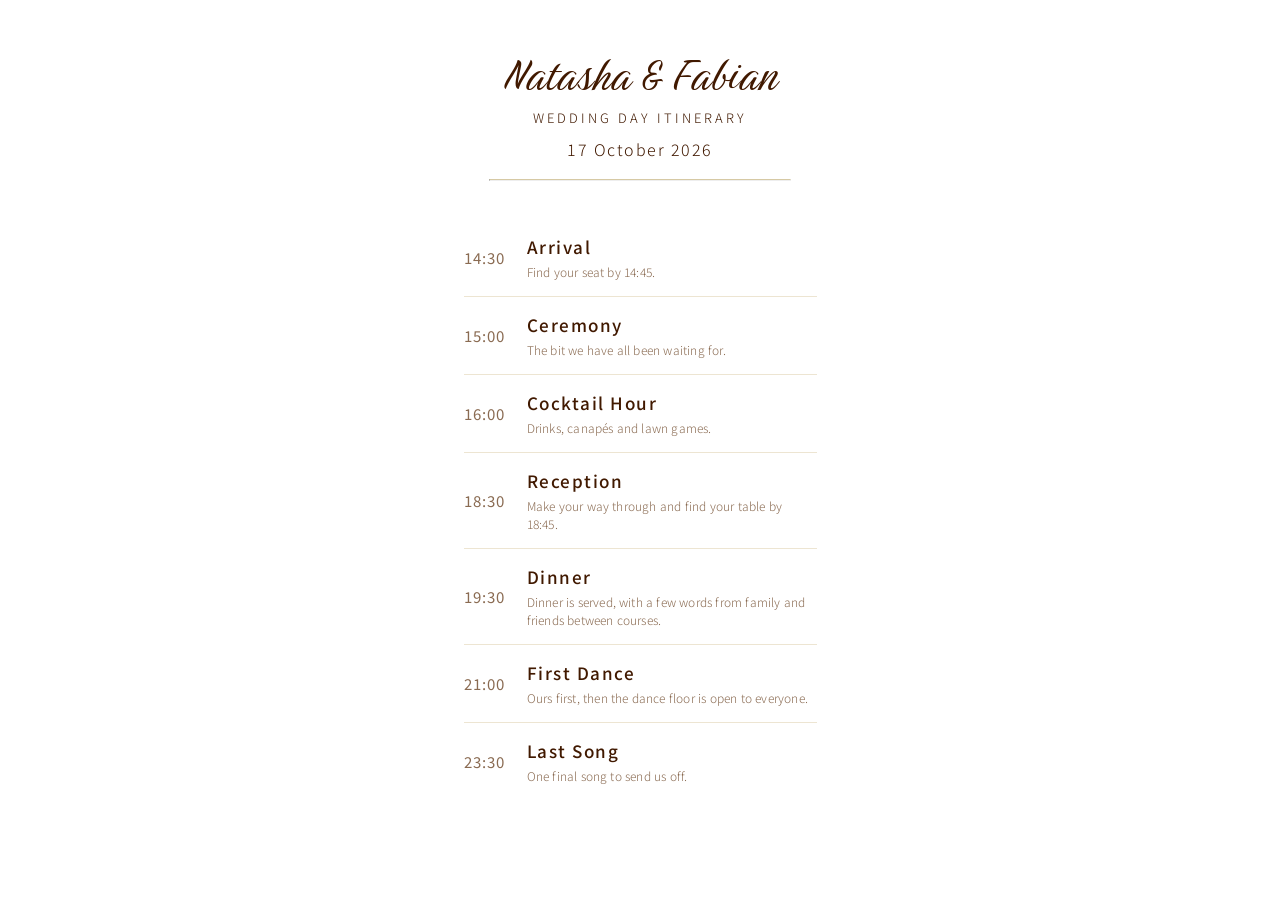
<file: itinerary/index.html>
<!DOCTYPE html>
<html lang="en">

<head>
    <meta charset="UTF-8">
    <meta name="viewport" content="width=device-width, initial-scale=1.0">
    <title>Natasha &#9829; Fabian &middot; Itinerary</title>
    <link rel="icon" type="image/x-icon" href="../assets/favicon.ico">
    <link rel="stylesheet" href="../style.css">
    <link rel="stylesheet" href="itinerary.css">
    <!-- Custom fonts -->
    <link rel="preconnect" href="https://fonts.googleapis.com">
    <link rel="preconnect" href="https://fonts.gstatic.com" crossorigin>
    <link
        href="https://fonts.googleapis.com/css2?family=Birthstone&family=Birthstone+Bounce:wght@400;500&family=Noto+Sans+JP:wght@300;400;500;700&family=Puppies+Play&display=swap"
        rel="stylesheet">
</head>

<body>
    <section id="itinerary-section">
        <h1 class="itinerary-names">Natasha &amp; Fabian</h1>
        <p class="itinerary-subtitle">Wedding Day Itinerary</p>
        <p class="itinerary-date">17 October 2026</p>
        <hr>

        <div class="timeline">
            <div class="timeline-item">
                <div class="timeline-time">14:30</div>
                <div class="timeline-name">Arrival
                    <div class="timeline-note">Find your seat by 14:45.</div>
                </div>
            </div>

            <div class="timeline-item">
                <div class="timeline-time">15:00</div>
                <div class="timeline-name">Ceremony
                    <div class="timeline-note">The bit we have all been waiting for.</div>
                </div>
            </div>

            <div class="timeline-item">
                <div class="timeline-time">16:00</div>
                <div class="timeline-name">Cocktail Hour
                    <div class="timeline-note">Drinks, canap&eacute;s and lawn games.</div>
                </div>
            </div>

            <div class="timeline-item">
                <div class="timeline-time">18:30</div>
                <div class="timeline-name">Reception
                    <div class="timeline-note">Make your way through and find your table by 18:45.</div>
                </div>
            </div>

            <div class="timeline-item">
                <div class="timeline-time">19:30</div>
                <div class="timeline-name">Dinner
                    <div class="timeline-note">Dinner is served, with a few words from family and friends between
                        courses.</div>
                </div>
            </div>

            <div class="timeline-item">
                <div class="timeline-time">21:00</div>
                <div class="timeline-name">First Dance
                    <div class="timeline-note">Ours first, then the dance floor is open to everyone.</div>
                </div>
            </div>

            <div class="timeline-item">
                <div class="timeline-time">23:30</div>
                <div class="timeline-name">Last Song
                    <div class="timeline-note">One final song to send us off.</div>
                </div>
            </div>
        </div>
    </section>
</body>

</html>
</file>
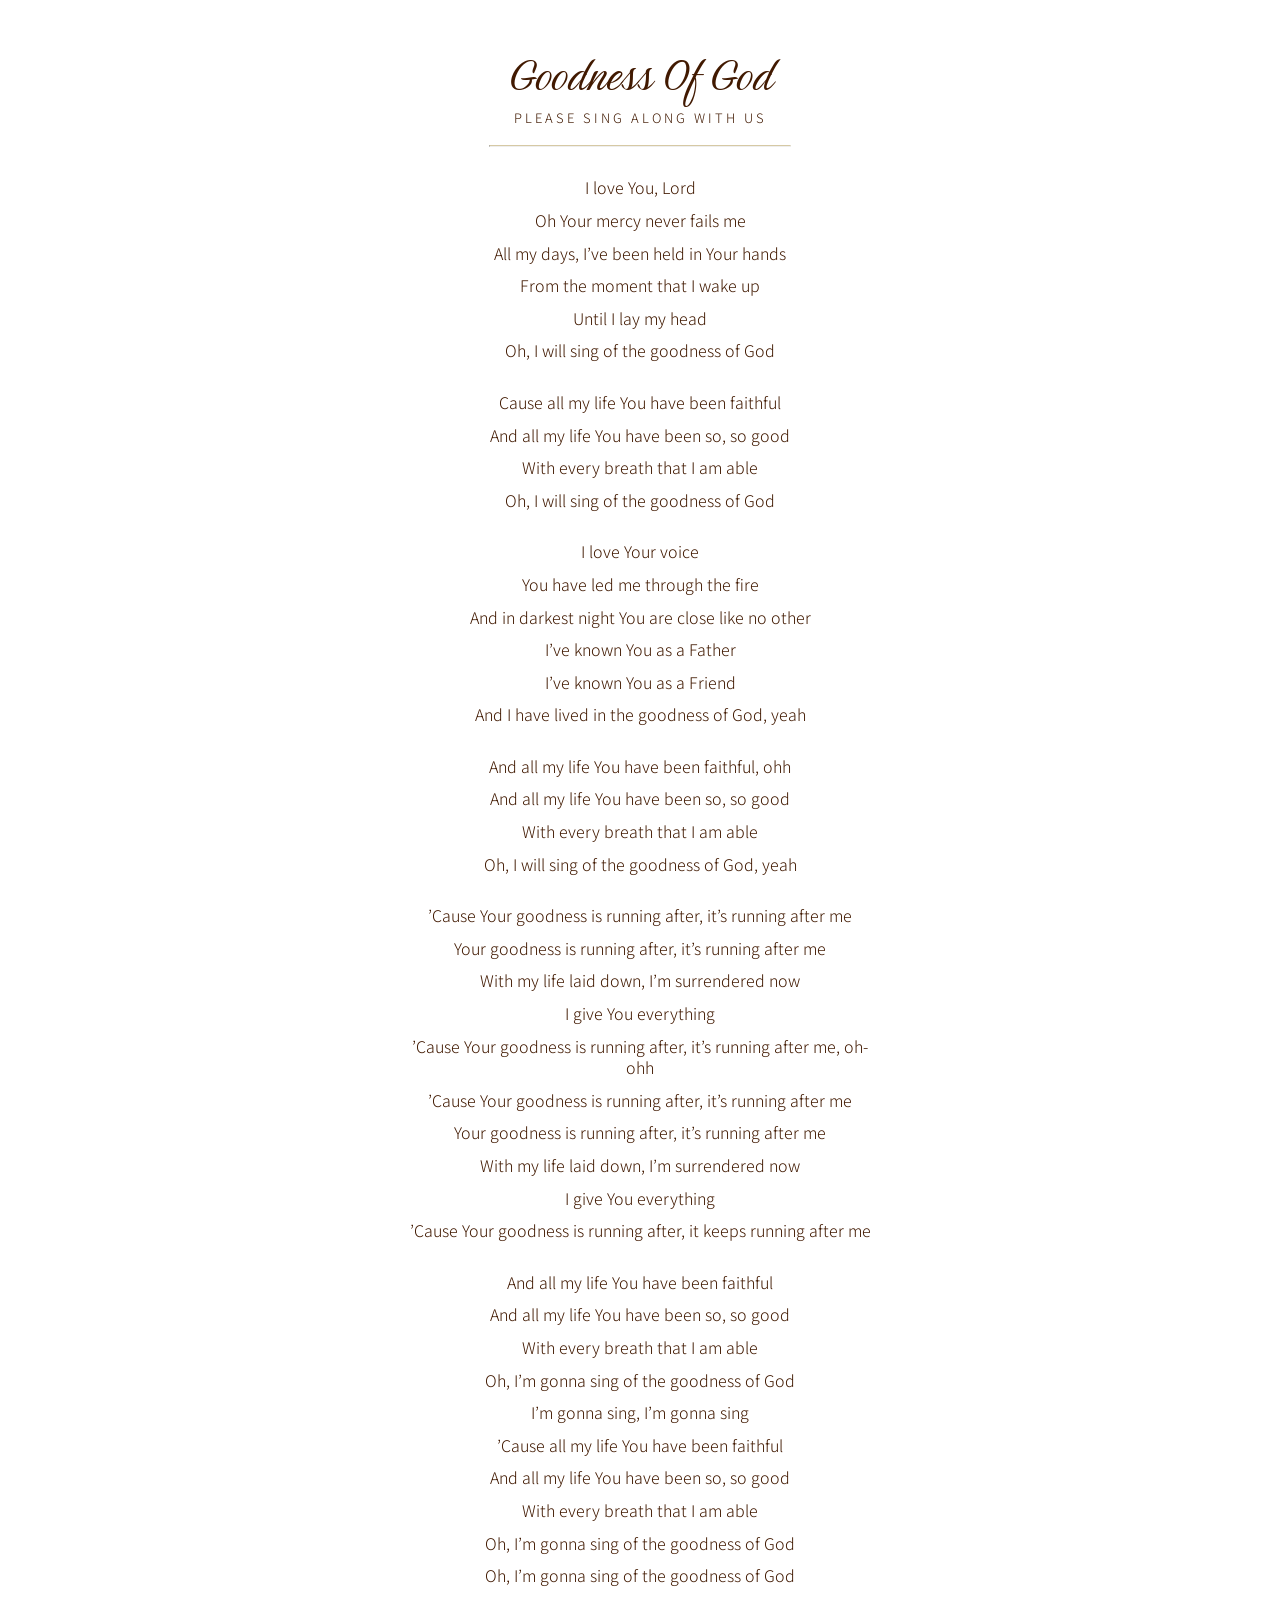
<file: song/index.html>
<!DOCTYPE html>
<html lang="en">

<head>
    <meta charset="UTF-8">
    <meta name="viewport" content="width=device-width, initial-scale=1.0">
    <title>Natasha &#9829; Fabian &middot; Goodness Of God</title>
    <link rel="icon" type="image/x-icon" href="../assets/favicon.ico">
    <link rel="stylesheet" href="../style.css">
    <link rel="stylesheet" href="song.css">
    <!-- Custom fonts -->
    <link rel="preconnect" href="https://fonts.googleapis.com">
    <link rel="preconnect" href="https://fonts.gstatic.com" crossorigin>
    <link
        href="https://fonts.googleapis.com/css2?family=Birthstone&family=Birthstone+Bounce:wght@400;500&family=Noto+Sans+JP:wght@300;400;500;700&family=Puppies+Play&display=swap"
        rel="stylesheet">
</head>

<body>
    <section id="song-section">
        <h1 class="song-names">Goodness Of God</h1>
        <p class="song-subtitle">Please sing along with us</p>
        <hr>

        <div class="lyrics">
            <p class="lyrics-lines">
                <span class="lyric-line">I love You, Lord</span>
                <span class="lyric-line">Oh Your mercy never fails me</span>
                <span class="lyric-line">All my days, I&rsquo;ve been held in Your hands</span>
                <span class="lyric-line">From the moment that I wake up</span>
                <span class="lyric-line">Until I lay my head</span>
                <span class="lyric-line">Oh, I will sing of the goodness of God</span>
            </p>

            <p class="lyrics-lines">
                <span class="lyric-line">Cause all my life You have been faithful</span>
                <span class="lyric-line">And all my life You have been so, so good</span>
                <span class="lyric-line">With every breath that I am able</span>
                <span class="lyric-line">Oh, I will sing of the goodness of God</span>
            </p>

            <p class="lyrics-lines">
                <span class="lyric-line">I love Your voice</span>
                <span class="lyric-line">You have led me through the fire</span>
                <span class="lyric-line">And in darkest night You are close like no other</span>
                <span class="lyric-line">I&rsquo;ve known You as a Father</span>
                <span class="lyric-line">I&rsquo;ve known You as a Friend</span>
                <span class="lyric-line">And I have lived in the goodness of God, yeah</span>
            </p>

            <p class="lyrics-lines">
                <span class="lyric-line">And all my life You have been faithful, ohh</span>
                <span class="lyric-line">And all my life You have been so, so good</span>
                <span class="lyric-line">With every breath that I am able</span>
                <span class="lyric-line">Oh, I will sing of the goodness of God, yeah</span>
            </p>

            <p class="lyrics-lines">
                <span class="lyric-line">&rsquo;Cause Your goodness is running after, it&rsquo;s running after me</span>
                <span class="lyric-line">Your goodness is running after, it&rsquo;s running after me</span>
                <span class="lyric-line">With my life laid down, I&rsquo;m surrendered now</span>
                <span class="lyric-line">I give You everything</span>
                <span class="lyric-line">&rsquo;Cause Your goodness is running after, it&rsquo;s running after me,
                    oh-ohh</span>
                <span class="lyric-line">&rsquo;Cause Your goodness is running after, it&rsquo;s running after me</span>
                <span class="lyric-line">Your goodness is running after, it&rsquo;s running after me</span>
                <span class="lyric-line">With my life laid down, I&rsquo;m surrendered now</span>
                <span class="lyric-line">I give You everything</span>
                <span class="lyric-line">&rsquo;Cause Your goodness is running after, it keeps running after
                    me</span>
            </p>

            <p class="lyrics-lines">
                <span class="lyric-line">And all my life You have been faithful</span>
                <span class="lyric-line">And all my life You have been so, so good</span>
                <span class="lyric-line">With every breath that I am able</span>
                <span class="lyric-line">Oh, I&rsquo;m gonna sing of the goodness of God</span>
                <span class="lyric-line">I&rsquo;m gonna sing, I&rsquo;m gonna sing</span>
                <span class="lyric-line">&rsquo;Cause all my life You have been faithful</span>
                <span class="lyric-line">And all my life You have been so, so good</span>
                <span class="lyric-line">With every breath that I am able</span>
                <span class="lyric-line">Oh, I&rsquo;m gonna sing of the goodness of God</span>
                <span class="lyric-line">Oh, I&rsquo;m gonna sing of the goodness of God</span>
            </p>
        </div>
    </section>
</body>

</html>
</file>
<file: style.css>
:root {
    color-scheme: only light !important;
}

html {
    scroll-behavior: smooth;
}

body {
    /* font-family: Arial, sans-serif; */
    font-family: "Noto Sans JP", sans-serif;
    font-optical-sizing: auto;
    font-weight: 300;
    font-style: normal;
    margin: 0;
    padding: 0;
    /* Must match header height + padding * 2 */
    margin-top: 0px;
    /* 90px */
}

b,
strong {
    font-weight: 400;
}

h2,
h1,
h3 {
    font-weight: 500;
}

.navbar {
    position: fixed;
    top: 0;
    left: 0;
    width: 100%;
    z-index: 999;
    background: rgba(255, 255, 255, 0.95);
    backdrop-filter: blur(10px);
    box-shadow: 0 2px 12px rgba(0, 0, 0, 0.08);
}

.nav-container {
    max-width: 1400px;
    margin: 0 auto;
    padding: 14px 24px;
    display: flex;
    justify-content: flex-start;
    align-items: center;
    gap: 20px;
}

.nav-logo {
    font-size: 22px;
    font-weight: 600;
    white-space: nowrap;
}

.nav-links {
    display: flex;
    gap: 18px;
    align-items: center;
    flex-wrap: wrap;
}

.nav-links a {
    text-decoration: none;
    color: #333;
    font-size: 14px;
    letter-spacing: 0.5px;
    transition: all 0.25s ease;
}

.nav-links a:hover {
    color: #b76e79;
    transform: translateY(-1px);
}

.nav-actions {
    display: flex;
    align-items: center;
    gap: 10px;
    margin-left: auto;
    flex-shrink: 0;
}

.nav-rsvp {
    color: #411900 !important;
    padding: 6px 16px;
    border-radius: 999px;
    font-weight: 500;
    background: white;
    border: 1.5px solid #411900;
    text-decoration: none !important;
    font-size: 14px;
    letter-spacing: 0.5px;
    transition: all 0.25s ease;
    white-space: nowrap;
}

.nav-rsvp:hover {
    background-color: #411900 !important;
    color: white !important;
    transform: translateY(-1px);
}

.music-nav-button {
    color: #333;
    text-decoration: none;
    cursor: pointer;
    letter-spacing: 0.5px;
    transition: all 0.25s ease;
}

.music-nav-button:hover {
    color: #b76e79;
    transform: translateY(-1px);
}

.nav-toggle {
    display: none;
}

@media (max-width: 650px) {
    .nav-container {
        align-items: center;
        flex-wrap: wrap;
        padding-left: 16px;
        padding-right: 16px;
        gap: 10px;
    }

    /* Keep the logo from pushing RSVP + burger onto a second row */
    .nav-logo {
        font-size: 18px;
    }

    .nav-toggle {
        display: flex;
        flex-direction: column;
        justify-content: center;
        gap: 5px;
        padding: 6px;
        border: none;
        background: transparent;
        cursor: pointer;
    }

    .burger-bar {
        display: block;
        width: 22px;
        height: 2px;
        background-color: #411900;
        border-radius: 2px;
    }

    .nav-links {
        display: none;
        width: 100%;
        flex-direction: column;
        align-items: center;
        gap: 12px;
        padding: 14px 0 8px;
    }

    .nav-links.open {
        display: flex;
    }
}

footer {
    position: relative;
    top: 0px;
    left: 0px;
    right: 0px;
    /* width: 100%; */
    /* margin-top: 5px; */
    padding: 15px;
    /* background-color: #d3c1a5; */
    background-color: #312d27;
    color: white;
    text-align: center;
}

footer h3 {
    margin: 0px;
    font-weight: normal;
}

section {
    text-align: center;
    color: #411900;
    scroll-margin-top: 90px;
}

.top {
    padding: 0px;
    background: url('assets/top.jpg') center center;
    /* filter: blur(0.8px); */
    background-size: cover;
    position: relative;
    min-height: 750px;
    transform: translateZ(0);
}

.mid {
    /* margin-top: 50px; */
    margin-bottom: 50px;
    padding: 0px;
    background: url('assets/mid.jpg') center center;
    /* filter: blur(0.8px); */
    background-size: cover;
    position: relative;
    min-height: 550px;
    transform: translateZ(0);
}

.bottom {
    padding: 0px;
    /* margin-top: -250px; */
    background: url('assets/bottom.jpg') center center;
    /* filter: blur(0.8px); */
    background-size: cover;
    position: relative;
    min-height: 750px;
    transform: translateZ(0);
}

section p {
    margin-left: auto;
    margin-right: auto;
    max-width: 480px;
}

.colour-pallet {
    display: block;
    width: 100%;
    max-width: 480px;
    height: auto;
    margin: 18px auto;
    border-radius: 4px;
    box-shadow: 0 2px 6px rgba(65, 25, 0, 0.18);
}

.menu-item {
    margin-left: auto;
    margin-right: auto;
    max-width: 620px;
    color: #411900;
    letter-spacing: 0.8px;
}

.menu-item h3 {
    margin-bottom: 0px;
    letter-spacing: 1.2px;
}

.menu-section hr {
    margin-top: 25px;
    width: initial;
    max-width: 500px;

}

.green {
    color: green;
}

section hr {
    max-width: 300px;
    /* border-top: 1px solid #F6F2E6; */
    border-top: 1px solid #D6C9A4;
}

#rsvp-section-wrapper {
    text-align: center;
    padding-top: 12px;
}

#rsvp-public-message {
    max-width: 500px;
    margin: 0 auto 15px auto;
}

.rsvp-message {
    max-width: 420px;
    margin: 15px auto;
    padding: 12px 18px;
    background: #F6F2E6;
    border: 1px solid #D6C9A4;
    border-radius: 8px;
    color: #411900;
}

/* RSVP stuff */
.rsvp-container {
    /* transition: 200ms; */
    animation: 1s fadeIn;
    /* Fixed card, sized to the tallest case (2 guests attending ≈ 576px of
       content). Max party size is 2, so the menu never overflows. */
    width: 400px;
    min-height: 590px;
    /* Single decorative frame, stretched to fill the card */
    background: url('assets/background-low.png') no-repeat center center;
    background-size: 100% 100%;
    position: relative;
    /* Shadow border */
    box-shadow: 1px 1px 5px;
    /* Center align */
    margin-left: auto;
    margin-right: auto;
    margin-bottom: 40px;
    /* Base font */
    font-size: 15px;
}

.rsvp-container form {
    /* In normal flow so the card height tracks the content */
    position: relative;
    margin: 0;
    box-sizing: border-box;
    /* Fill the fixed card so the submit button pins to the bottom */
    min-height: 590px;
    /* Use a flex column display layout */
    display: flex;
    flex-direction: column;
    align-items: center;
    /* Text default colour */
    color: #432616;
    /* Top clears the top border line; bottom clears the lower flourish band */
    padding: 60px 30px 30px 30px;
}

.rsvp-container h1,
.rsvp-container h2 {
    /* Optionally set a custom font */
    /* font-family: Arial, Helvetica, sans-serif; */
    color: default;
    margin-bottom: 0px;
}

#rsvp-error {
    position: absolute;
    top: 20px;
    left: 0;
    right: 0;
    padding: 2px 20px 2px 20px;
    color: red;
    background-color: rgba(255, 250, 242, 0.7);
    border-top: 1px solid;
    border-bottom: 1px solid;
    border-color: #432616;
    font-size: smaller;
}


.attend-options {
    display: flex;
    flex-direction: column;
    align-items: flex-start;
    margin-left: 20px;
    gap: 4px;
}

.checkbox-container {
    white-space: nowrap;
}

/* Attendee details */
#normal-attend p,
#multi-attend p {
    padding: 0px;
    font-size: small;
    color: #a18d6d;
}


#normal-attend,
#multi-attend {
    opacity: 0;
    transition: opacity 0.2s;
    width: 100%;
}

/* Guest list */
.guest-list {
    margin-left: -15px;
    display: flex;
    width: 100%;
    justify-content: center;
    padding-top: 10px;
    /* flex-direction: column; */
}

.guest-element {
    /* border: 1px solid rgb(67, 38, 22); */
    /* border: 1px solid #d3c1a5; */
    border-radius: 10px;
    margin: 8px;
    width: auto;
}

.guest-element-header {
    /* color: white; */
    position: relative;
    margin: -1px;
    padding: 4px;
    background-color: rgba(211, 193, 165, 0.5);
    border-top-right-radius: 10px;
    border-top-left-radius: 10px;
    text-align: left;
    padding-left: 15px;
}

.guest-element-header b {
    position: relative;
    top: 1px;
}

.guest-checkbox {
    position: absolute;
    right: 15px;
    top: 3px;
}

.guest-element-menu {
    padding: 5px;
    display: flex;
    font-size: smaller;
}

.sub-menu {
    position: relative;
    flex-basis: 50%;
    text-align: left;
    white-space: nowrap;
}

.sub-menu b {
    position: absolute;
    left: 60px;
}

.sub-menu input[type="radio"] {
    margin-left: 10px;
    top: 2.5px;
}

input[type="radio"] {
    appearance: none;
    -webkit-appearance: none;
    -moz-appearance: none;
    width: 14px;
    height: 14px;
    border: 1px solid #d3c1a5;
    border-radius: 50%;
    background: #fff;
    position: relative;
    cursor: pointer;
    outline: none;
    margin-right: 10px;
    /* Adjust as needed */
}

/* SVG Checkmark */
input[type="radio"]::after {
    content: '';
    position: absolute;
    left: 50%;
    top: 50%;
    transform: translate(-50%, -60%);
    width: 16px;
    /* Adjust based on the SVG size */
    height: 16px;
    /* Adjust based on the SVG size */
    /* background: url('[data-uri]'); */
    background: url('data:image/svg+xml;utf8,<svg xmlns="http://www.w3.org/2000/svg" viewBox="0 0 24 24"><path d="M10.5,18 L6,16 L10,22" stroke="%238a4b38" stroke-width="1" fill="%238a4b38" stroke-linecap="round"/><path d="M10,18 L23.9,2 L10,22" stroke="%238a4b38" stroke-width="0.8" fill="%238a4b38" stroke-linecap="round"/></svg>');
    ;
    background-size: cover;
    opacity: 0;
    transition: 0.3s;
}

input[type="radio"]:disabled {
    border: 1px solid #b3b3b3;
}

input[type="radio"]:disabled::after {
    background: url('data:image/svg+xml;utf8,<svg xmlns="http://www.w3.org/2000/svg" viewBox="0 0 24 24"><path d="M10.5,18 L6,16 L10,22" stroke="%239e9e9e" stroke-width="1" fill="%239e9e9e" stroke-linecap="round"/><path d="M10,18 L23.9,2 L10,22" stroke="%239e9e9e" stroke-width="0.8" fill="%239e9e9e" stroke-linecap="round"/></svg>');
    ;
}

/* Show SVG when checked */
input[type="radio"]:checked::after {
    opacity: 1;
}

.guest-column {
    flex-basis: 30%;
}

.guest-column-wide {
    flex-basis: 40%;
}

.guest-column span {
    display: block;
    position: relative;
    left: 30px;
    text-align: left;
    margin-top: 15px;
    height: 20px;
}

.guest-column b {
    display: block;
    position: relative;
    left: 20px;
    margin-left: 10px;
    text-align: left;
}

.guest-column p {
    position: relative;
    margin-top: 15px;
    height: 20px;
    top: -3px;
    left: 10%;
}

.guest-column-wide b {
    /* flex-basis: 50%; */
    display: block;
    position: relative;
    left: 10px;
    margin-left: 10px;
    text-align: left;
}

.guest-column-wide p {
    display: block;
    position: relative;
    margin-top: 15px;
    margin-left: 15px;
    height: 20px;
    top: -3px;
}

.guest-column-wide select {
    width: 120px;
}

#normal-attend select {
    width: 160px;
}

#submit {
    /* Sits after the menu content; auto top-margin pins it to the bottom of
       the frame when the content is short. */
    position: relative;
    margin-top: auto;
    /* width: 300px; */
    padding: 8px;
    font-size: medium;
    /* background-color: antiquewhite; */
    /* background-color: #d3c1a5; */
    /* background-color: #fffaf2; */
    color: #411900;
    background-color: white;
    border-color: #411900;
    border-width: 1px;
    border-radius: 5px;
}

#submit:hover {
    background-color: #E6DEC8;
}

#submit:disabled {
    background-color: #f5f5f5;
    border-color: #a1a1a1;
}

/* General CSS */

/* Custom checkbox */
.hidden-checkbox {
    position: absolute;
    width: 0;
}

.custom-checkbox {
    position: relative;
    display: inline-block;
    width: 20px;
    /* Width of the custom checkbox */
    height: 20px;
    /* Height of the custom checkbox */
    /* margin-left: -80px; */
    /* background-color: #f4e4c1; */
    background-color: white;
    /* Light brown color for the box */
    cursor: pointer;
    border: 1px solid #d3c1a5;
    /* Slightly darker border for some depth */
    border-width: 2px;
    /* No select */
    -moz-user-select: none;
    -webkit-user-select: none;
    user-select: none;
}

.custom-checkbox::after {
    content: '';
    position: absolute;
    display: none;
    left: -2px;
    top: -5px;
    width: 24px;
    /* Adjusted to fit the new tick shape */
    height: 24px;
    /* Adjusted to fit the new tick shape */
    background-size: cover;
    background-repeat: no-repeat;
    background-position: center;
    background-image: url('data:image/svg+xml;utf8,<svg xmlns="http://www.w3.org/2000/svg" viewBox="0 0 24 24"><path d="M18,3 L24,3 L24,8 L18,8" stroke-width="0" fill="white"/><path d="M10.5,18 L6,16 L10,22" stroke="%238a4b38" stroke-width="1" fill="%238a4b38" stroke-linecap="round"/><path d="M10,18 L23.9,2 L10,22" stroke="%238a4b38" stroke-width="0.8" fill="%238a4b38" stroke-linecap="round"/></svg>');
}

.custom-checkbox-nocover::after {
    content: '';
    position: absolute;
    display: none;
    left: -2px;
    top: -5px;
    width: 24px;
    /* Adjusted to fit the new tick shape */
    height: 24px;
    /* Adjusted to fit the new tick shape */
    background-size: cover;
    background-repeat: no-repeat;
    background-position: center;
    background-image: url('data:image/svg+xml;utf8,<svg xmlns="http://www.w3.org/2000/svg" viewBox="0 0 24 24"><path d="M10.5,18 L6,16 L10,22" stroke="%238a4b38" stroke-width="1" fill="%238a4b38" stroke-linecap="round"/><path d="M10,18 L23.9,2 L10,22" stroke="%238a4b38" stroke-width="0.8" fill="%238a4b38" stroke-linecap="round"/></svg>');
}

/* When the checkbox is checked, show the custom tick */
input[type="checkbox"]:checked+.custom-checkbox::after {
    display: block;
}

/* When the checkbox is disabled, show another version */
input[type="checkbox"]:disabled+.custom-checkbox {
    background-color: white;
    /* A light grey color for disabled state */
    border-color: #bdbdbd;
    /* Darker grey for the border */
    cursor: default;
}

input[type="checkbox"]:disabled+.custom-checkbox::after {
    background-image: url('data:image/svg+xml;utf8,<svg xmlns="http://www.w3.org/2000/svg" viewBox="0 0 24 24"><path d="M18,3 L24,3 L24,8 L18,8" stroke-width="0" fill="white"/><path d="M10.5,18 L6,16 L10,22" stroke="9e9e9e" stroke-width="1" fill="9e9e9e" stroke-linecap="round"/><path d="M10,18 L23.9,2 L10,22" stroke="9e9e9e" stroke-width="0.8" fill="9e9e9e" stroke-linecap="round"/></svg>');
}

input[type="checkbox"]:disabled+.custom-checkbox-nocover::after {
    background-image: url('data:image/svg+xml;utf8,<svg xmlns="http://www.w3.org/2000/svg" viewBox="0 0 24 24"><path d="M10.5,18 L6,16 L10,22" stroke="9e9e9e" stroke-width="1" fill="9e9e9e" stroke-linecap="round"/><path d="M10,18 L23.9,2 L10,22" stroke="9e9e9e" stroke-width="0.8" fill="9e9e9e" stroke-linecap="round"/></svg>');
}

.custom-checkbox-label {
    position: relative;
    top: -6px;
    margin-left: 5px;
    margin-right: 10px;
}

/* Custom select2 box */

@media (max-width: 400px) {
    section {
        padding: 0;
        width: 100%;
    }

    .rsvp-container {
        width: 95vw;
        max-width: 400px;
        background-size: 100% 100%;
    }

    .guest-element {
        margin: 0px;
        margin-bottom: 5px;
    }
}

/* OVERLAY */
#overlay {
    position: fixed;
    top: 0;
    left: 0;
    width: 100%;
    height: 100%;
    background: rgb(0, 0, 0);
    opacity: 0.7;
    z-index: 1002;
}

#popup {
    position: fixed;
    /* font-family: 'Georgia', serif; */
    top: 50%;
    left: 50%;
    transform: translate(-50%, -50%);
    z-index: 1003;
}

#music-section {
    margin-bottom: 50px;
}

.music-open-button {
    margin-top: 10px;
    padding: 8px 18px;
    font-size: medium;
    color: #411900;
    background-color: white;
    border: 1px solid #411900;
    border-radius: 5px;
    letter-spacing: 1px;
    cursor: pointer;
    transition: background-color 0.25s ease;
}

.music-open-button:hover {
    background-color: #E6DEC8;
    transform: none;
}

#music {
    position: fixed;
    /* font-family: 'Georgia', serif; */
    top: 50%;
    left: 50%;
    transform: translate(-50%, -50%);
    z-index: 1003;
    opacity: 0;
    max-width: 290px;
    background-color: #F6F2E6;
    border-radius: 15px;
    padding: 20px;
}

#music input[type="text"] {
    width: 90%;
    font-size: 16px;
}

#music button {
    margin-bottom: 15px;
    padding: 6px 10px 6px 10px;
    font-size: medium;
    color: #411900;
    background-color: white;
    border-color: #411900;
    border-width: 1px;
    border-radius: 5px;
    letter-spacing: 1px;
}

#music button:hover {
    background-color: #E6DEC8;
}

#music button:disabled {
    background-color: #efefef;
    border-color: #a1a1a1;
}

#song-list {
    margin-bottom: 12px;
    text-align: left;
}

.song-row {
    display: flex;
    align-items: center;
    justify-content: space-between;
    gap: 8px;
    padding: 4px 0;
    border-bottom: 1px solid #E6DEC8;
}

.song-title {
    font-size: 14px;
    color: #411900;
    word-break: break-word;
}

#music button.song-remove {
    margin-bottom: 0;
    padding: 0;
    width: 22px;
    height: 22px;
    line-height: 1;
    font-size: 18px;
    flex: 0 0 auto;
    background: none;
    border: none;
    color: #411900;
    cursor: pointer;
}

#music button.song-remove:hover {
    background: none;
    color: #a1442a;
}

#music button.song-remove:disabled {
    background: none;
    color: #a1a1a1;
}

.invitation-content {
    position: absolute;
    width: 100%;
    height: 100%;
    padding: 20px;
    box-sizing: border-box;
    display: flex;
    flex-direction: column;
    align-items: center;
    justify-content: center;
    text-align: center;
    transform: rotateX(180deg);
    backface-visibility: hidden;
}

.puppies {
    font-family: "Puppies Play", cursive;
    font-weight: 400;
    font-style: normal;
}

.invitation-content h1 {
    /* margin: 0px; */
    margin: -10px;
    font-size: xxx-large;
}

.invitation-content h2 {
    /* margin: 0px; */
    margin: -5px;
    font-size: xx-large;
    font-family: "Puppies Play", cursive;
    font-weight: 400;
    font-style: normal;
}

.close-btn,
.details-btn {
    background: #333;
    color: #fff;
    border: none;
    padding: 10px;
    cursor: pointer;
    margin-top: 10px;
}

.details-section {
    display: none;
    padding: 20px;
}

.details-section.visible {
    display: block;
}

.transition {
    transition: all 0.5s;
}

.birthstone-bounce-regular {
    font-family: "Birthstone Bounce", cursive;
    font-weight: 400;
    font-style: normal;
}

.birthstone-bounce-medium {
    font-family: "Birthstone Bounce", cursive;
    font-weight: 500;
    font-style: normal;
}

.birthstone-regular {
    font-family: "Birthstone", cursive;
    font-weight: 500;
    font-style: normal;
}

/* Wedding Invitation - gate fold */

.reveal-wrapper {
    position: relative;
    /* Match the artwork's true proportions (centre 697x937; the two flaps are
       349x937 each and tile to 697 wide). Using 566/974 here squeezed the art
       into a narrower box, so background/object-fit: cover cropped ~14% off each
       side — taking the left/right borders of the centre sheet and the flaps. */
    width: min(92vw, 697px, calc(90vh * 697 / 937));
    aspect-ratio: 697 / 937;
    perspective: 2000px;
    box-shadow: 0 30px 60px rgba(0, 0, 0, 0.6);
    container-type: size;
}

.letter-underneath {
    position: absolute;
    inset: 0;
    z-index: 1;
    background-image: url("assets/letter-center.png");
    background-size: cover;
    background-position: center;
}

.invitation-note {
    position: absolute;
    z-index: 2;
    top: 15%;
    left: 14%;
    right: 14%;
    bottom: 15%;
    display: flex;
    flex-direction: column;
    align-items: center;
    justify-content: center;
    color: #3d2a1e;
    text-align: center;
    font-family: Georgia, serif;
    letter-spacing: 0.08em;
    text-transform: uppercase;
    overflow: hidden;
}

.invitation-note h1 {
    font-family: "Birthstone", cursive;
    font-size: clamp(1.6rem, 13.5cqw, 5.2rem);
    font-weight: 400;
    line-height: 0.9;
    margin: 0.15em 0 0.2em;
    color: #9b6b2f;
    text-transform: none;
    letter-spacing: 0;
}

.invitation-note p {
    max-width: 360px;
    margin: 0.45em 0;
    font-size: clamp(0.6rem, 3cqw, 1rem);
    line-height: 1.55;
}

.invite-small {
    font-size: clamp(0.55rem, 2.5cqw, 0.85rem);
}

.invite-date {
    font-size: clamp(0.7rem, 4.3cqw, 1.4rem) !important;
    letter-spacing: 0.25em;
}

.invite-location {
    opacity: 0.75;
    font-size: clamp(0.55rem, 2.5cqw, 0.85rem) !important;
}

.invite-divider {
    margin: 0.7em 0;
    color: #9b6b2f;
    font-size: clamp(1rem, 3.5cqw, 1.8rem);
}

.invitation-note .view-more {
    margin-top: auto;
}

.panel-group {
    position: absolute;
    top: 0;
    width: 50%;
    height: 100%;
    z-index: 2;
    transform-style: preserve-3d;
}

.left-panel {
    left: 0;
    transform-origin: left center;
}

.right-panel {
    right: 0;
    transform-origin: right center;
}

.face {
    position: absolute;
    inset: 0;
    width: 100%;
    height: 100%;
    object-fit: cover;
    backface-visibility: hidden;
}

.face.front {
    transform: rotateY(0deg);
    z-index: 2;
}

.face.back {
    transform: rotateY(180deg);
    z-index: 1;
}

.reveal-wrapper.open .left-panel {
    animation: flipLeftOpen 2.5s forwards ease-in-out;
    animation-delay: 1s;
}

.reveal-wrapper.open .right-panel {
    animation: flipRightOpen 2.5s forwards ease-in-out;
    animation-delay: 1s;
}


@keyframes flipLeftOpen {
    0% {
        transform: rotateY(0deg);
    }

    100% {
        transform: rotateY(-170deg);
    }
}

@keyframes flipRightOpen {
    0% {
        transform: rotateY(0deg);
    }

    100% {
        transform: rotateY(170deg);
    }
}

/* Wax Seal */

.seal-container {
    position: absolute;
    top: 50%;
    left: 50%;

    width: clamp(110px, 11vw, 165px);
    height: clamp(110px, 11vw, 165px);

    transform: translate(-50%, -50%);
    z-index: 100;

    cursor: pointer;
    user-select: none;
}

.seal-image {
    position: absolute;
    inset: 0;

    width: 100%;
    height: 100%;

    object-fit: contain;
}

.left-half,
.right-half {
    opacity: 0;
    pointer-events: none;
}

.reveal-wrapper.open .full-seal {
    opacity: 0;
}

.reveal-wrapper.open .left-half {
    animation: sealCrackLeft 1.2s forwards cubic-bezier(0.25, 1, 0.5, 1);
}

.reveal-wrapper.open .right-half {
    animation: sealCrackRight 1.2s forwards cubic-bezier(0.25, 1, 0.5, 1);
}

@keyframes sealCrackLeft {
    0% {
        opacity: 1;
        transform: translateX(0px) rotate(0deg);
    }

    35% {
        opacity: 1;
        transform: translateX(-4px) rotate(-2deg);
    }

    100% {
        opacity: 0;
        transform: translateX(-20px) rotate(-10deg);
    }
}

@keyframes sealCrackRight {
    0% {
        opacity: 1;
        transform: translateX(0px) rotate(0deg);
    }

    35% {
        opacity: 1;
        transform: translateX(4px) rotate(2deg);
    }

    100% {
        opacity: 0;
        transform: translateX(20px) rotate(10deg);
    }
}

@keyframes flipLeftOpenMobile {
    0% {
        transform: rotateY(0deg);
    }

    100% {
        transform: rotateY(-120deg);
    }
}

@keyframes flipRightOpenMobile {
    0% {
        transform: rotateY(0deg);
    }

    100% {
        transform: rotateY(120deg);
    }
}

@keyframes zoomInAfterOpen {
    0% {
        transform: scale(0.6);
    }

    100% {
        transform: scale(1);
    }
}

/* Image gallery */
.gallery {
    display: grid;
    place-items: center;
    /* min-height: 100vh; */
    min-height: 525px;
    background: var(--gradient-9);
}

:root {
    --magnifier: 6;
    --gap: 1vmin;
    --transition: 0.5s;
}

.gallery .container {
    width: 80vw;
    height: 50vmin;
    display: flex;
    align-items: center;
    justify-content: center;
    gap: var(--gap);
}

.gallery img {
    --brightness: 0.75;
    --grayscale: 1;
    transition: flex var(--transition), filter var(--transition);
    height: 100%;
    filter: grayscale(var(--grayscale)) brightness(var(--brightness));
    object-fit: cover;
    overflow: hidden;
    flex: 1;
}

.gallery img:hover {
    --brightness: 1.15;
    --grayscale: 0;
    flex: var(--magnifier);
}

/* Other things */
a.anchor {
    display: block;
    position: relative;
    top: -80px;
    visibility: hidden;
}


.sub-menu label span {
    color: green;
    font-weight: bold;
}

/* Places to stay */

.accomodation {
    position: relative;
    width: 460px;
    min-height: 80px;
    margin: 10px auto 10px auto;
    background-color: #F6F2E6;
    box-shadow: 1px 1px 5px rgba(0, 0, 0, 0.3);
    color: #411900;
    padding: 5px;
    text-align: left;
}

.accomodation div {
    margin-left: 90px;
}

.accomodation div h3 {
    margin: 0px;
}

.accomodation img {
    width: 80px;
    height: 80px;
    left: 5px;
    top: 5px;
    object-fit: cover;
    overflow: hidden;
    position: absolute;
}

section h2 {
    letter-spacing: 1.5px;
}

.map-label {
    display: relative;
    /* background: green; */
    font-size: 14px;
}

.map-label-small {
    display: relative;
    font-size: 10px;
}

.map-label a,
.map-label-small a {
    position: absolute;
    width: 100px;
    bottom: 0px;
    left: 0px;
    /* color: #411900; */
    /* color: #0078A8; */
    color: black;
    text-decoration: none;
    line-height: 15px;
}

.map-label a:hover {
    color: #0078A8;
    /* text-decoration: underline; */
}

#map {
    height: 600px;
    width: 100%;
}

@media (max-width: 500px) {
    .top {
        min-height: 650px;
        background-image: url('assets/top-low.jpg');
        background-position: center center;
        background-size: cover;
        background-repeat: no-repeat;
    }

    .mid {
        min-height: 40vh;
        background-image: url('assets/mid-low.jpg');
        background-position: center center;
        background-size: cover;
        background-repeat: no-repeat;
    }

    .bottom {
        min-height: 40vh;
        background-image: url('assets/bottom-low.jpg');
        background-position: center center;
        background-size: cover;
        background-repeat: no-repeat;
    }

    .rsvp-container h2 {
        margin-top: 10px;
        margin-bottom: -10px;
    }

    .nomobile {
        display: none;
    }

    .gallery {
        min-height: 260px;
    }

    .accomodation {
        width: 90%;
    }

    .accomodation img {
        top: 50%;
        transform: translate(0%, -50%);
    }

    section p {
        max-width: 90%;
    }

    .menu-item {
        max-width: 90%;
    }

    .menu-section hr {
        max-width: 90%;
    }

    #map {
        height: 300px;
    }

    #music {
        width: 90%;
    }

    .venue-footer-img {
        min-height: 300px;
    }

    /* Disable hovers in mobile */
    .map-label a:hover {
        color: black;
    }

    .map-label a:active {
        color: #0078A8;
    }

    .reveal-wrapper {
        width: 84vw;
        perspective: 700px;
        transform: scale(0.6);
        transform-origin: center center;
    }

    .reveal-wrapper.open {
        animation: zoomInAfterOpen 1.5s 3.8s both ease-in-out;
    }

    .reveal-wrapper.open .left-panel {
        animation: flipLeftOpenMobile 2.5s forwards ease-in-out;
        animation-delay: 1s;
    }

    .reveal-wrapper.open .right-panel {
        animation: flipRightOpenMobile 2.5s forwards ease-in-out;
        animation-delay: 1s;
    }

    .invitation-note {
        top: 13%;
        left: 10%;
        right: 10%;
        bottom: 14%;
    }

    .invite-date {
        letter-spacing: 0.15em;
    }

    .seal-container {
        width: 120px;
        height: 120px;
    }
}

.allergy-checkbox {
    margin-top: 10px;
    font-size: smaller;
    color: #a18d6d;
    white-space: normal;
    max-width: 100%;
}

.venue-footer-img {
    padding: 0;
    background: url('assets/footer.jpg') center center;
    background-size: cover;
    position: relative;
    min-height: 500px;
    transform: translateZ(0);
}

@media (max-width: 380px) {
    .nav-song {
        display: none;
    }
}

@media (min-width: 2000px) {
    .top {
        min-height: 1000px;
    }

    .mid {
        min-height: 650px;
    }

    .gallery {
        min-height: 700px;
    }
}
</file>
<file: itinerary/itinerary.css>
/* Itinerary page only. Kept out of the main style.css so this standalone
   page can't be broken by a stale cached copy of the site stylesheet. */

#itinerary-section {
    padding: 45px 20px 55px;
}

.itinerary-names {
    font-family: "Birthstone", cursive;
    font-size: 54px;
    font-weight: 400;
    line-height: 1.1;
    margin: 0 auto 4px auto;
    color: #411900;
}

/* margin-left/right must stay auto — section p in style.css centres a 480px box */
.itinerary-subtitle {
    letter-spacing: 3px;
    font-size: 13px;
    text-transform: uppercase;
    margin: 0 auto 10px auto;
    color: #411900;
}

.itinerary-date {
    letter-spacing: 1.5px;
    margin: 0 auto 18px auto;
    color: #411900;
}

/* Two columns, each sized to its widest entry, so the whole block is centred
   on the page as a unit rather than sitting in the left half of a wide row.
   inline-grid + display:contents lets the rows share one column pair. */
.timeline {
    display: inline-grid;
    grid-template-columns: auto auto;
    margin-top: 30px;
    text-align: left;
}

.timeline-item {
    display: contents;
}

/* Both cells stay stretched to the full row height so their bottom borders
   meet as one continuous line; the flex centring below moves the text inside
   the cell instead, which keeps time and activity aligned on the same axis
   even once the activity grows a second line. */
.timeline-time,
.timeline-name {
    display: flex;
    align-items: center;
    padding: 15px 0;
    border-bottom: 1px solid #EDE5D2;
}

.timeline-item:last-child .timeline-time,
.timeline-item:last-child .timeline-name {
    border-bottom: none;
}

.timeline-time {
    justify-content: flex-end;
    padding-right: 11px;
    font-weight: 400;
    letter-spacing: 1px;
    font-size: 15px;
    color: #8a6b52;
    white-space: nowrap;
}

/* Column, so the activity and its note stack; justify-content centres that
   stack vertically now that the main axis runs top to bottom. */
.timeline-name {
    flex-direction: column;
    justify-content: center;
    align-items: flex-start;
    padding-left: 11px;
    font-weight: 500;
    letter-spacing: 1.5px;
    font-size: 17px;
    color: #411900;
}

/* Sits inside .timeline-name so the two-column grid stays intact. max-width
   stops the sentence running the full width of a desktop screen. */
.timeline-note {
    max-width: 290px;
    margin-top: 4px;
    font-weight: 300;
    letter-spacing: 0.2px;
    font-size: 12px;
    line-height: 1.5;
    color: #8a6b52;
}

@media (max-width: 650px) {
    .itinerary-names {
        font-size: 44px;
    }

    .timeline-time {
        padding-right: 8px;
        font-size: 14px;
    }

    .timeline-name {
        padding-left: 8px;
        font-size: 16px;
    }

    .timeline-note {
        font-size: 11px;
    }
}
</file>
<file: song/song.css>
/* Song page only. Kept out of the main style.css so this standalone
   page can't be broken by a stale cached copy of the site stylesheet. */

#song-section {
    padding: 45px 20px 55px;
}

.song-names {
    font-family: "Birthstone", cursive;
    font-size: 54px;
    font-weight: 400;
    line-height: 1.1;
    margin: 0 auto 4px auto;
    color: #411900;
}

/* margin-left/right must stay auto — section p in style.css centres a 480px box */
.song-subtitle {
    letter-spacing: 3px;
    font-size: 13px;
    text-transform: uppercase;
    margin: 0 auto 18px auto;
    color: #411900;
}

/* Matches the 480px box section p uses in style.css, so the rules between
   blocks line up with the lyrics instead of spanning the whole viewport. */
.lyrics {
    max-width: 480px;
    margin: 30px auto 0 auto;
}

/* One stanza per paragraph; the blank line between stanzas is this margin. */
.lyrics-lines+.lyrics-lines {
    margin-top: 30px;
}

.lyrics-lines {
    font-size: 16px;
    font-weight: 300;
    margin: 0 auto;
    color: #411900;
}

/* One block per lyric line. A long line that wraps on a narrow screen stays
   tight at line-height 1.35, while the gap between separate lines comes from
   margin-bottom — so a wrapped continuation never reads as a new line. */
.lyric-line {
    display: block;
    line-height: 1.35;
    margin-bottom: 11px;
}

.lyric-line:last-child {
    margin-bottom: 0;
}

@media (max-width: 650px) {
    .song-names {
        font-size: 44px;
    }

    .lyrics-lines {
        font-size: 15px;
    }
}
</file>
